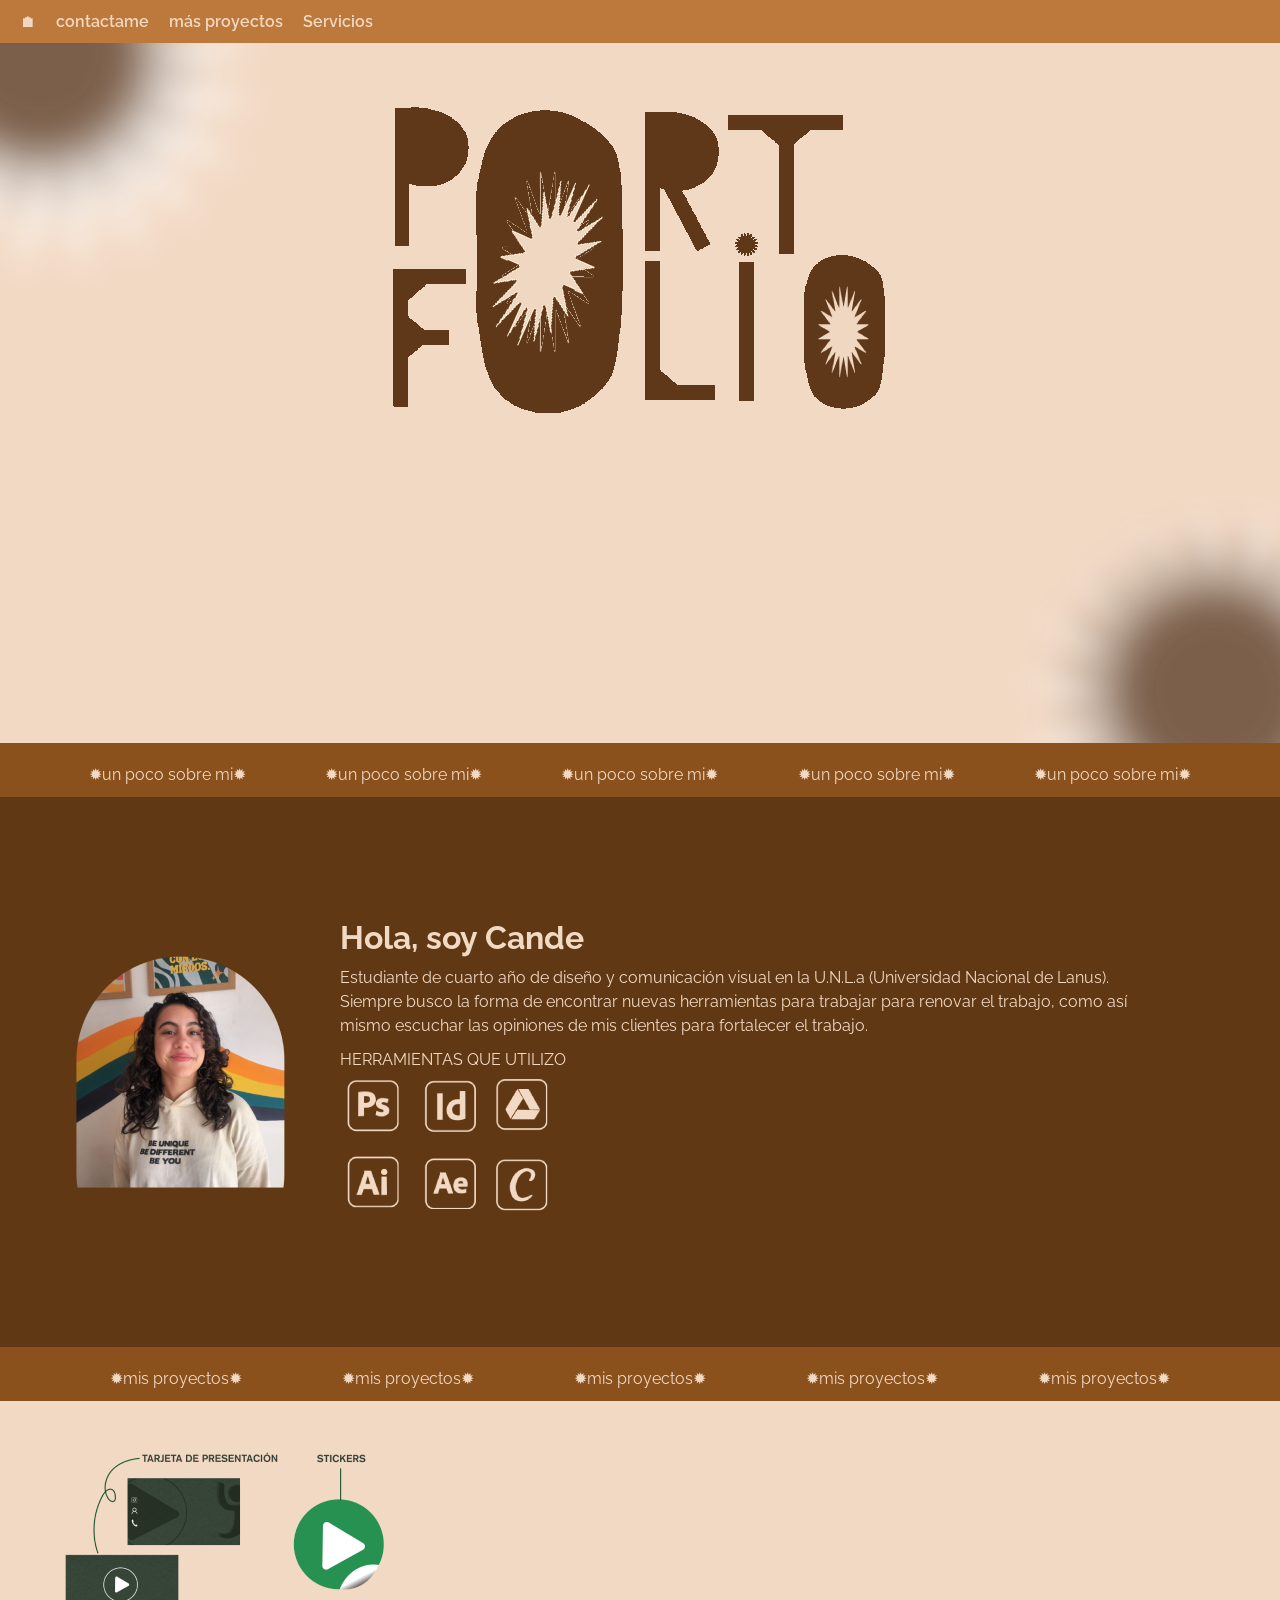
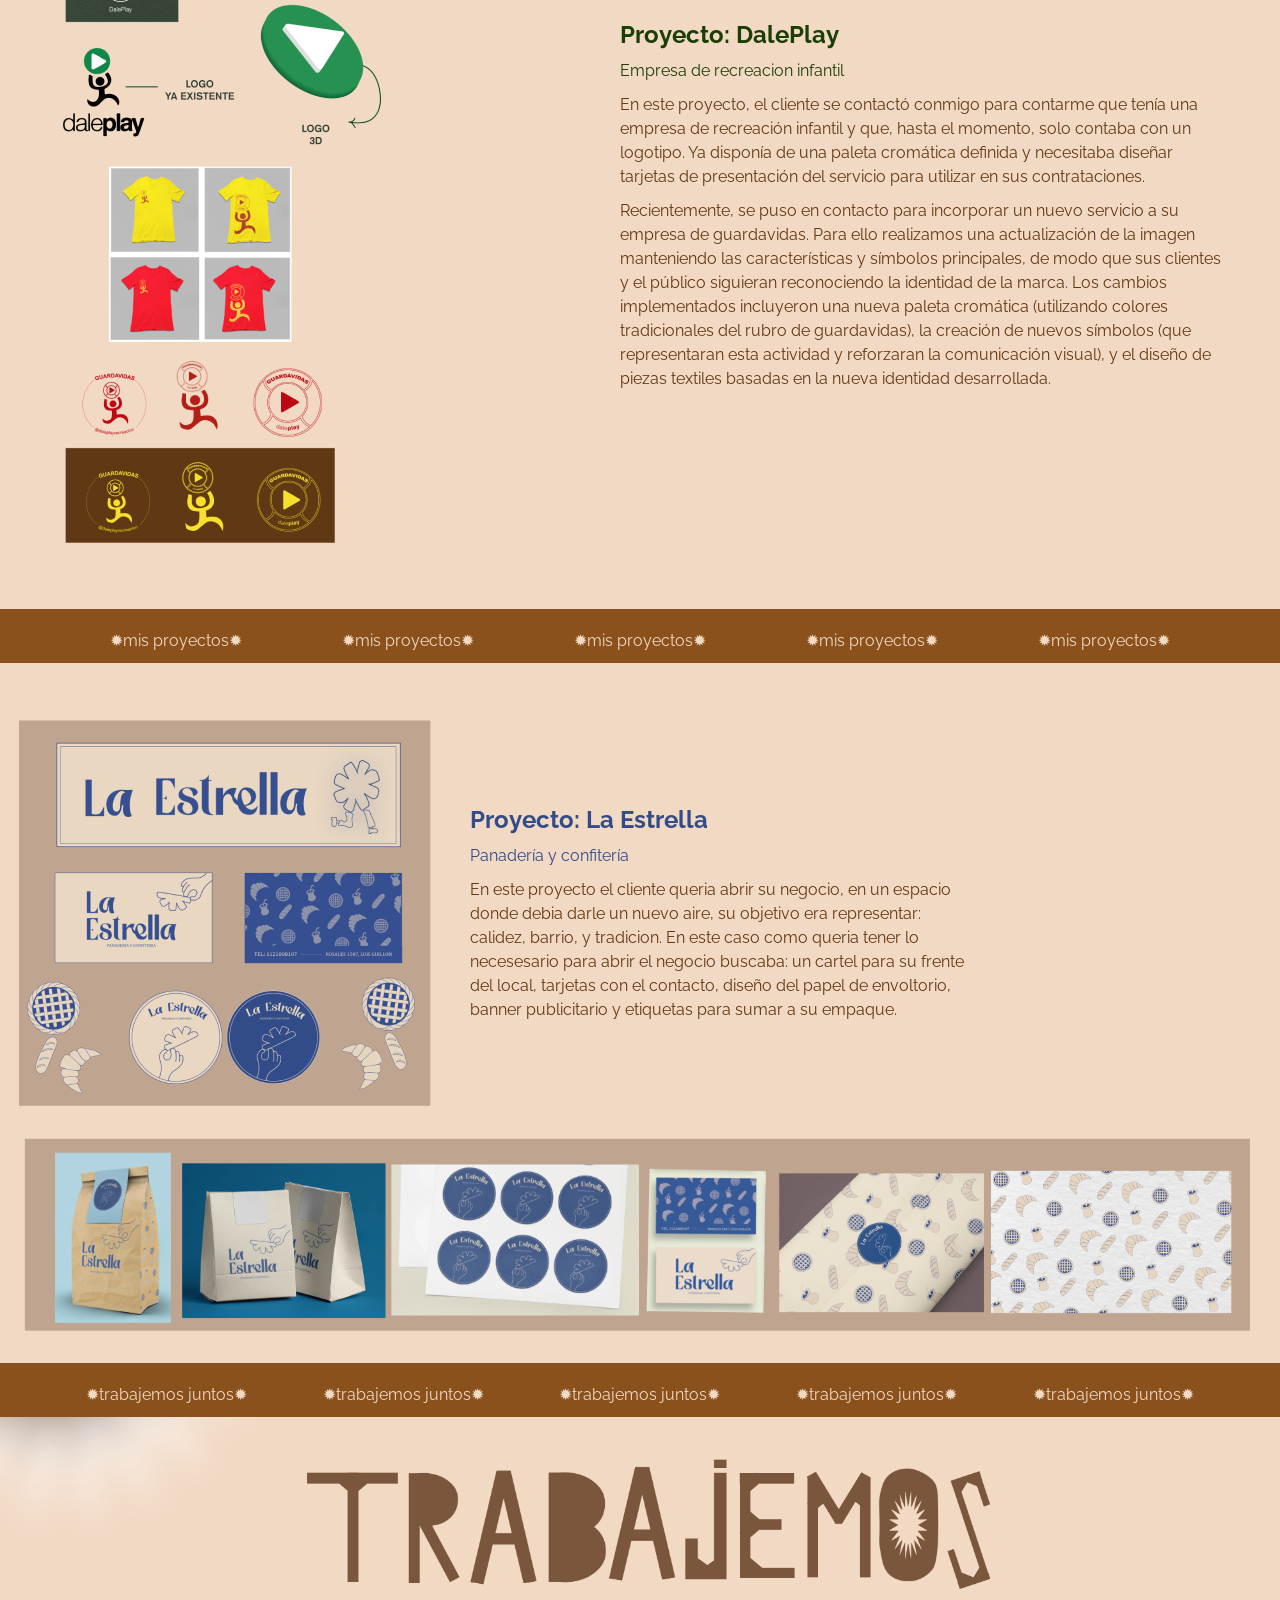
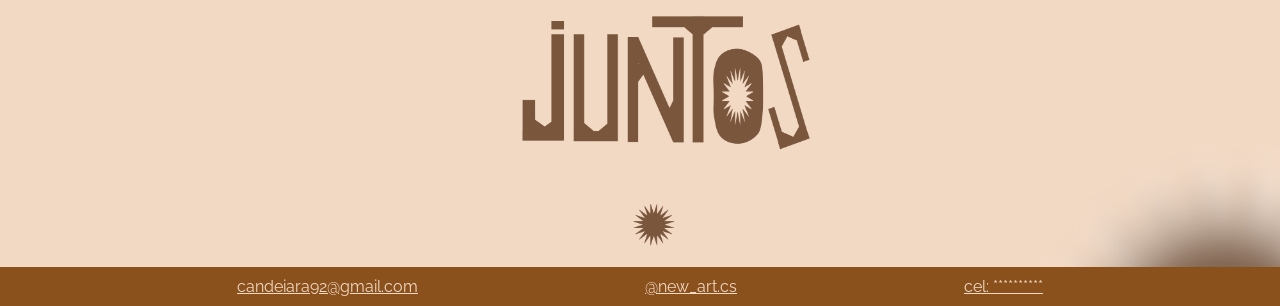
<file: index.html>
<!DOCTYPE html>
<html>

<head>
  <meta name="viewport" content="width=device-width, initial-scale=1.0">
  <link rel="stylesheet" href="estilos.css" type="text/css">
  <meta charset="utf-8" />
  <title>TP de Schinini Candela</title>
  <link rel="preconnect" href="https://fonts.googleapis.com">
  <link rel="preconnect" href="https://fonts.gstatic.com" crossorigin>
  <link href="https://fonts.googleapis.com/css2?family=Raleway:ital,wght@0,100..900;1,100..900&display=swap"
    rel="stylesheet">
  <link rel="icon" type="image/png" href="img/favicon.png">
</head>

<body>
  <header>
    <section class="contacto">
      <a href="index.html">🏠︎</a>
      <a href="contacto.html">contactame</a>
      <a href="carrusel.html">más proyectos</a>
      <a href="servicios.html">Servicios</a>
    </section>
  </header>

  <main>
    <section class="comienzo">
      <img class="letra"  src="img/letra_sol.gif" alt="Portfolio Cande Animado" width="500" height="350">
    </section>
    <div class="separacion">
      <p>✹un poco sobre mi✹</p>
      <p>✹un poco sobre mi✹</p>
      <p>✹un poco sobre mi✹</p>
      <p>✹un poco sobre mi✹</p>
      <p>✹un poco sobre mi✹</p>
    </div>

    <div class="yo">
      <img class="imagen_yo" src="img/yo.png" alt="foto mia" width="250" height="250">
      <div class="texto_yo">
        <h1>Hola, soy Cande</h1>
        <p>Estudiante de cuarto año de diseño y comunicación visual en la U.N.L.a (Universidad Nacional de Lanus).
          Siempre busco la forma de encontrar nuevas herramientas para trabajar para renovar el trabajo, como así mismo
          escuchar las opiniones de mis clientes para fortalecer el trabajo. </p>
        <p> HERRAMIENTAS QUE UTILIZO</p>

        <img class="herramientas" src="img/herramientas01.png" alt="photoshop_illustrator" width="70" height="150">
        <img class="herramientas" src="img/herramientas02.png" alt="indesign_aftereffects" width="70" height="150">
        <img class="herramientas" src="img/herramientas03.png" alt="drive_canva" width="70" height="150">
      </div>
    </div>

    <div class="separacion">
      <p>✹mis proyectos✹</p>
      <p>✹mis proyectos✹</p>
      <p>✹mis proyectos✹</p>
      <p>✹mis proyectos✹</p>
      <p>✹mis proyectos✹</p>
    </div>

    <section class="dalePlay">
      <div>
        <img src="img/daleplay01.png" alt="daleplay" width="350" height="300">
        <img src="img/daleplay02.png" alt="daleplay2" width="300" height="400">
      </div>
      <div class="texto_daleplay">
        <h2 class="DalePlay">Proyecto: DalePlay</h2>
        <p class="DalePlay">Empresa de recreacion infantil</p>
        <p>
          En este proyecto, el cliente se contactó conmigo para contarme que tenía una empresa de recreación infantil y
          que, hasta el momento, solo contaba con un logotipo. Ya disponía de una paleta cromática definida y necesitaba
          diseñar tarjetas de presentación del servicio para utilizar en sus contrataciones.
        </p>
        <p>Recientemente, se puso en contacto para incorporar un nuevo servicio a su empresa de guardavidas. Para ello
          realizamos una actualización de la imagen manteniendo las características y símbolos principales, de modo que
          sus clientes y el público
          siguieran reconociendo la identidad de la marca. Los cambios implementados incluyeron una nueva paleta
          cromática (utilizando colores tradicionales del rubro de guardavidas), la creación de nuevos símbolos (que
          representaran esta actividad y reforzaran la comunicación visual), y el diseño de piezas textiles basadas en
          la nueva identidad desarrollada.</p>
      </div>
    </section>
    <div class="separacion">
      <p>✹mis proyectos✹</p>
      <p>✹mis proyectos✹</p>
      <p>✹mis proyectos✹</p>
      <p>✹mis proyectos✹</p>
      <p>✹mis proyectos✹</p>
    </div>

    <section class="estrella_proyecto">
      <img class="imagen_estrella" src="img/estrella.png" alt="panaderia" width="450" height="400">
      <div class="texto_estrella">
        <h2 class="estrella">Proyecto: La Estrella</h2>
        <p class="estrella">Panadería y confitería</p>
        <p>En este proyecto el cliente queria
          abrir su negocio, en un espacio donde debia darle un nuevo aire,
          su objetivo era representar: calidez, barrio, y tradicion. En este caso como queria tener lo necesesario para
          abrir el negocio buscaba: un cartel para su frente del local, tarjetas con el contacto, diseño del papel de
          envoltorio, banner publicitario y etiquetas para sumar a su empaque.</p>
      </div>
    </section>
    <img class="imagen_estrella_mockup" src="img/estrella_1.png" alt="mockups_estrella">
    <div class="separacion">
      <p>✹trabajemos juntos✹</p>
      <p>✹trabajemos juntos✹</p>
      <p>✹trabajemos juntos✹</p>
      <p>✹trabajemos juntos✹</p>
      <p>✹trabajemos juntos✹</p>
    </div>

    <section class="juntos">
      <img class="img_juntos" src="img/pantalla_final2.png" alt="trabajemos juntos">
    </section>

  </main>
  <footer>
    <div class="separacion">
      <a href="#">candeiara92@gmail.com</a>
      <a href="https://www.instagram.com/new_art.cs?igsh=cnh2d2xvejd6MHU1" target="_blank">@new_art.cs</a>
      <a href="#">cel: **********</a>
    </div>
  </footer>
</body>

</html>
</file>
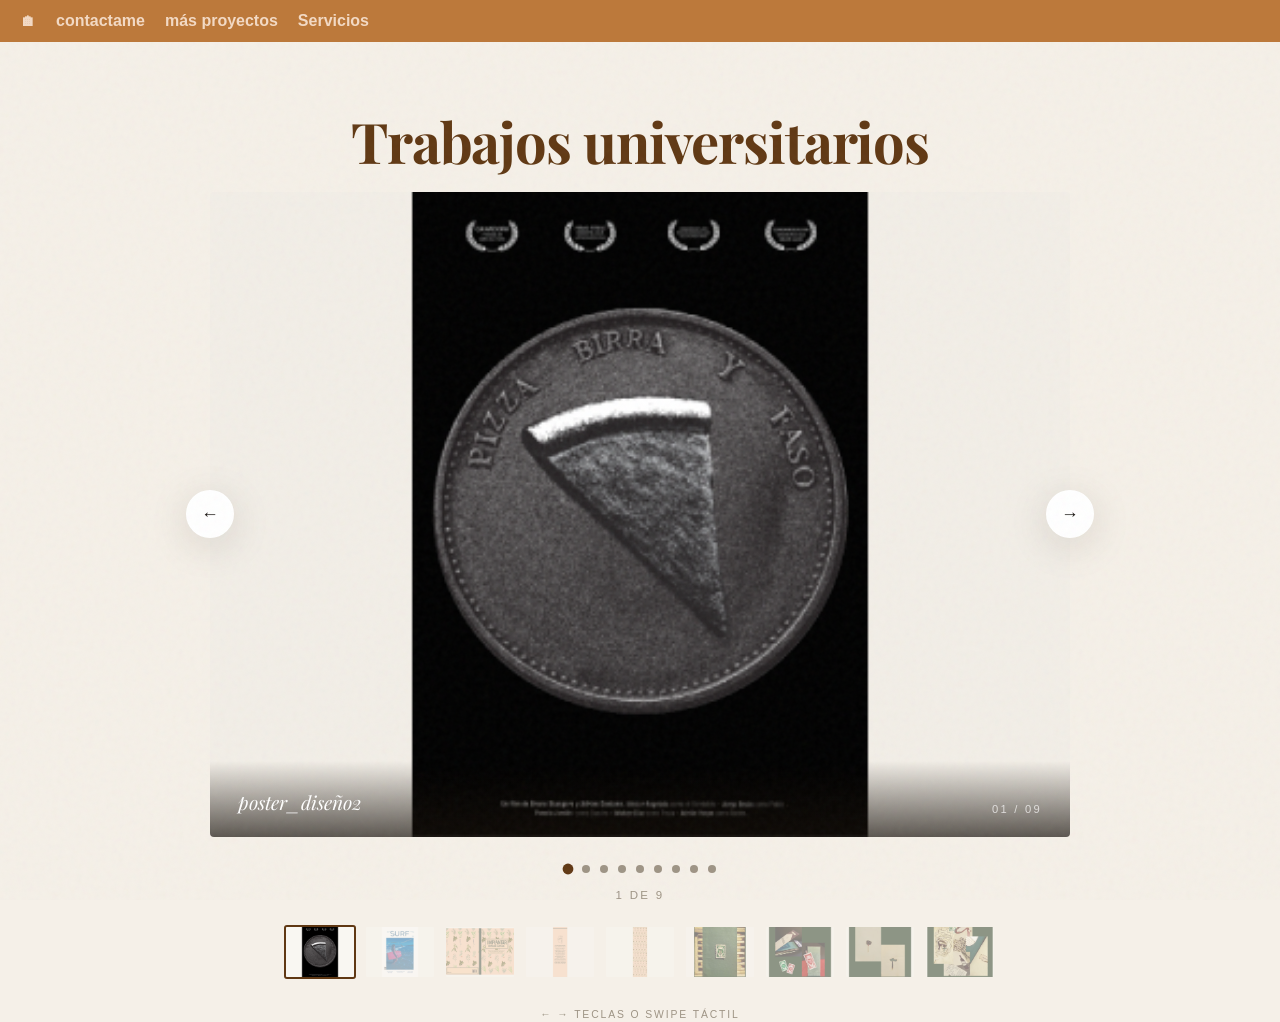
<file: carrusel.html>
<!DOCTYPE html>
<html lang="es">

<head>
  <meta name="viewport" content="width=device-width, initial-scale=1.0">
  <link rel="stylesheet" href="estilos.css" type="text/css">
  <link rel="stylesheet" href="estilos.css" type="text/css">
  <meta charset="utf-8" />
  <title>TP de Schinini Candela</title>
  <link rel="preconnect" href="https://fonts.googleapis.com">
  <link rel="preconnect" href="https://fonts.gstatic.com" crossorigin>
  <link
    href="https://fonts.googleapis.com/css2?family=Playfair+Display:ital,wght@0,400;0,700;1,400&family=DM+Mono:wght@300;400&display=swap"
    rel="stylesheet" />
  <link rel="icon" type="image/png" href="img/favicon.png">
  <style>
    *,
    *::before,
    *::after {
      box-sizing: border-box;
      margin: 0;
      padding: 0;
    }

    :root {
      --bg: #f5f0e8;
      --ink: #1a1612;
      --accent: #603813;
      --muted: #9e9485;
      --card-bg: #fff;
      --shadow: 0 8px 40px rgba(30, 20, 10, .13);
    }

    body {
      background: var(--bg);
      color: var(--ink);
      font-family: 'DM Mono', monospace;
      min-height: 100vh;
      display: flex;
      flex-direction: column;
      align-items: center;
      justify-content: center;
    }


    body::before {
      content: '';
      position: fixed;
      inset: 0;
      background-image: url("data:image/svg+xml,%3Csvg viewBox='0 0 200 200' xmlns='http://www.w3.org/2000/svg'%3E%3Cfilter id='n'%3E%3CfeTurbulence type='fractalNoise' baseFrequency='0.75' numOctaves='4' stitchTiles='stitch'/%3E%3C/filter%3E%3Crect width='100%25' height='100%25' filter='url(%23n)' opacity='0.04'/%3E%3C/svg%3E");
      pointer-events: none;
      z-index: 999;
    }

    header {
      text-align: center;
      margin-bottom: 48px;
    }

    h1 {
      font-family: 'Playfair Display', serif;
      font-size: clamp(2rem, 5vw, 3.5rem);
      font-weight: 700;
      letter-spacing: -0.02em;
      line-height: 1.1;
      color: #603813;
      padding: 20px;
    }


    .carousel-wrapper {
      position: relative;
      width: 100%;
      max-width: 860px;
    }

    .carousel {
      overflow: hidden;
      border-radius: 4px;
    }

    .track {
      display: flex;
      transition: transform .55s cubic-bezier(.77, 0, .18, 1);
      will-change: transform;
    }

    .slide {
      min-width: 100%;
      position: relative;
      aspect-ratio: 4/3;
      background: #e8e0d4;
      overflow: hidden;
    }

    .slide img {
      width: 100%;
      height: 100%;
      object-fit: cover;
      display: block;
      transition: transform .6s ease;
    }

    .slide:hover img {
      transform: scale(1.03);
    }


    .caption {
      position: absolute;
      bottom: 0;
      left: 0;
      right: 0;
      padding: 28px 28px 22px;
      background: linear-gradient(transparent, rgba(20, 14, 8, .68));
      color: #fff;
      display: flex;
      justify-content: space-between;
      align-items: flex-end;
    }

    .caption-title {
      font-family: 'Playfair Display', serif;
      font-size: 1.2rem;
      font-style: italic;
    }

    .caption-num {
      font-size: .7rem;
      letter-spacing: .2em;
      opacity: .7;
    }


    .btn {
      position: absolute;
      top: 50%;
      transform: translateY(-50%);
      background: var(--card-bg);
      border: none;
      width: 48px;
      height: 48px;
      border-radius: 50%;
      cursor: pointer;
      display: flex;
      align-items: center;
      justify-content: center;
      box-shadow: var(--shadow);
      z-index: 10;
      transition: background .2s, transform .2s;
      color: var(--ink);
      font-size: 1.1rem;
    }

    .btn:hover {
      background: var(--accent);
      color: #fff;
      transform: translateY(-50%) scale(1.08);
    }

    .btn-prev {
      left: -24px;
    }

    .btn-next {
      right: -24px;
    }


    .dots {
      display: flex;
      justify-content: center;
      gap: 10px;
      margin-top: 28px;
    }

    .dot {
      width: 8px;
      height: 8px;
      border-radius: 50%;
      background: var(--muted);
      border: none;
      cursor: pointer;
      transition: background .25s, transform .25s;
      padding: 0;
    }

    .dot.active {
      background: var(--accent);
      transform: scale(1.35);
    }


    .counter {
      text-align: center;
      margin-top: 16px;
      font-size: .72rem;
      letter-spacing: .2em;
      color: var(--muted);
      text-transform: uppercase;
    }


    .thumbs {
      display: flex;
      gap: 8px;
      justify-content: center;
      margin-top: 24px;
      flex-wrap: wrap;
      max-width: 860px;
    }

    .thumb {
      width: 72px;
      height: 54px;
      border-radius: 3px;
      overflow: hidden;
      cursor: pointer;
      opacity: .45;
      border: 2px solid transparent;
      transition: opacity .25s, border-color .25s;
      flex-shrink: 0;
    }

    .thumb img {
      width: 100%;
      height: 100%;
      object-fit: cover;
      display: block;
    }

    .thumb.active {
      opacity: 1;
      border-color: var(--accent);
    }

    .hint {
      margin-top: 18px;
      font-size: .65rem;
      letter-spacing: .18em;
      color: var(--muted);
      text-transform: uppercase;
      text-align: center;
    }

    .inicio {
      color: #603813;
    }

    @media (max-width: 600px) {
      .btn-prev {
        left: 6px;
      }

      .btn-next {
        right: 6px;
      }

      .thumb {
        width: 54px;
        height: 40px;
      }
    }
  </style>
</head>

<body>

  <header>
    <section class="contacto">
      <a href="index.html">🏠︎</a>
      <a href="contacto.html">contactame</a>
      <a href="carrusel.html">más proyectos</a>
      <a href="servicios.html">Servicios</a>
    </section>
  </header>
  <h1>Trabajos universitarios</h1>

  <div class="carousel-wrapper">
    <div class="carousel" id="carousel">
      <div class="track" id="track">


        <div class="slide">
          <img src="img/pelicula_dis2.png" alt="poster_diseño2" />
          <div class="caption">
            <span class="caption-title">poster_diseño2</span>
            <span class="caption-num">01 / 09</span>
          </div>
        </div>


        <div class="slide">
          <img src="img/revista_compu2.png" alt="Imagen 2" />
          <div class="caption">
            <span class="caption-title">revista_compu2</span>
            <span class="caption-num">02 / 09</span>
          </div>
        </div>


        <div class="slide">
          <img src="img/tapa_editorial.png" alt="Imagen 3" />
          <div class="caption">
            <span class="caption-title">tapa_editorial</span>
            <span class="caption-num">03 / 09</span>
          </div>
        </div>


        <div class="slide">
          <img src="img/señalador_frente.png" alt="Imagen 4" />
          <div class="caption">
            <span class="caption-title">señalador</span>
            <span class="caption-num">04 / 09</span>
          </div>
        </div>


        <div class="slide">
          <img src="img/señalador_dorso.png" alt="Imagen 5" />
          <div class="caption">
            <span class="caption-title">señalador_trama</span>
            <span class="caption-num">05 / 09</span>
          </div>
        </div>


        <div class="slide">
          <img src="img/medios2_01.png" alt="Imagen 6" />
          <div class="caption">
            <span class="caption-title">medios2</span>
            <span class="caption-num">06 / 09</span>
          </div>
        </div>


        <div class="slide">
          <img src="img/medios2_02.png" alt="Imagen 7" />
          <div class="caption">
            <span class="caption-title">medios2</span>
            <span class="caption-num">07 / 09</span>
          </div>
        </div>


        <div class="slide">
          <img src="img/medios2_03.png" alt="Imagen 8" />
          <div class="caption">
            <span class="caption-title">medios2</span>
            <span class="caption-num">08 / 09</span>
          </div>
        </div>


        <div class="slide">
          <img src="img/medios2_04.png" alt="Imagen 9" />
          <div class="caption">
            <span class="caption-title">medios2</span>
            <span class="caption-num">09 / 09</span>
          </div>
        </div>

      </div>
    </div>

    <button class="btn btn-prev" id="prev" aria-label="Anterior">&#8592;</button>
    <button class="btn btn-next" id="next" aria-label="Siguiente">&#8594;</button>
  </div>


  <div class="dots" id="dots"></div>


  <div class="counter" id="counter">1 de 9</div>


  <div class="thumbs" id="thumbs"></div>

  <p class="hint">← → teclas o swipe táctil</p>

  <script>
    const track = document.getElementById('track');
    const slides = track.querySelectorAll('.slide');
    const dotsEl = document.getElementById('dots');
    const thumbsEl = document.getElementById('thumbs');
    const counter = document.getElementById('counter');
    const total = slides.length;
    let current = 0;
    let startX = 0;


    slides.forEach((slide, i) => {

      const dot = document.createElement('button');
      dot.className = 'dot' + (i === 0 ? ' active' : '');
      dot.setAttribute('aria-label', `Ir a imagen ${i + 1}`);
      dot.addEventListener('click', () => goTo(i));
      dotsEl.appendChild(dot);


      const th = document.createElement('div');
      th.className = 'thumb' + (i === 0 ? ' active' : '');
      const img = slide.querySelector('img').cloneNode();
      th.appendChild(img);
      th.addEventListener('click', () => goTo(i));
      thumbsEl.appendChild(th);
    });

    function goTo(n) {
      current = (n + total) % total;
      track.style.transform = `translateX(-${current * 100}%)`;

      dotsEl.querySelectorAll('.dot').forEach((d, i) =>
        d.classList.toggle('active', i === current));

      thumbsEl.querySelectorAll('.thumb').forEach((t, i) =>
        t.classList.toggle('active', i === current));

      counter.textContent = `${current + 1} de ${total}`;

    }

    document.getElementById('prev').addEventListener('click', () => goTo(current - 1));
    document.getElementById('next').addEventListener('click', () => goTo(current + 1));


    document.addEventListener('keydown', e => {
      if (e.key === 'ArrowLeft') goTo(current - 1);
      if (e.key === 'ArrowRight') goTo(current + 1);
    });


    const car = document.getElementById('carousel');
    car.addEventListener('touchstart', e => { startX = e.touches[0].clientX; }, { passive: true });
    car.addEventListener('touchend', e => {
      const dx = e.changedTouches[0].clientX - startX;
      if (Math.abs(dx) > 40) goTo(current + (dx < 0 ? 1 : -1));
    });
  </script>
</body>

</html>
</file>
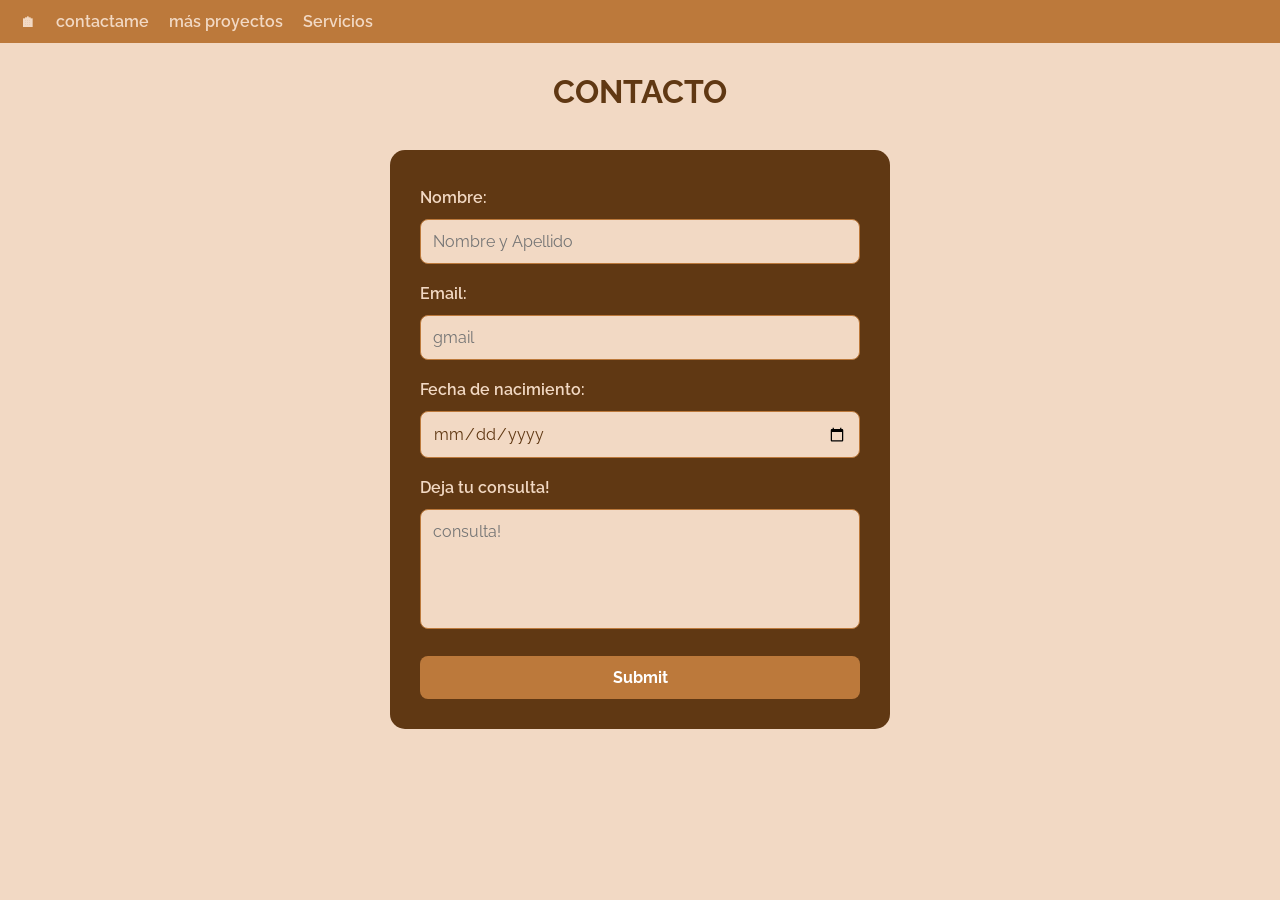
<file: contacto.html>
<!DOCTYPE html>
<html>

<head>
  <meta name="viewport" content="width=device-width, initial-scale=1.0"> <link rel="stylesheet" href="estilos.css" type="text/css">
  <link rel="stylesheet" href="estilos.css" type="text/css">
  <meta charset="utf-8" />
  <title>TP de Schinini Candela</title>

  <link rel="preconnect" href="https://fonts.googleapis.com">
  <link rel="preconnect" href="https://fonts.gstatic.com" crossorigin>
  <link href="https://fonts.googleapis.com/css2?family=Raleway:ital,wght@0,100..900;1,100..900&display=swap"
    rel="stylesheet">
  <link rel="icon" type="image/png" href="img/favicon.png">
</head>
<body>
    <header>
      <section class="contacto">
      <a href="index.html">🏠︎</a>
      <a href="contacto.html">contactame</a>
      <a href="carrusel.html">más proyectos</a>
      <a href="servicios.html">Servicios</a>
    </section>
    </header>
    <main>
<h1 class="contacto_html">CONTACTO</h1>
<form method="post" action="" target="_blank" enctype="text/plain">
    <label for="Nombre">Nombre:</label>
    <input type="text" name="Nombre" id="Nombre" maxlength="30" placeholder="Nombre y Apellido" required>

    <label>Email:</label>
    <input type="email" name="Email" id="Email" maxlength="50" placeholder="gmail"required>

    <label>Fecha de nacimiento:</label>
   <input type="date" name="nacimiento" id="nacimiento" placeholder="fecha de nacimiento">

   <label>Deja tu consulta!</label>
   <textarea name="Deja tu consulta!" id="Deja tu consulta!" maxlength="200" placeholder="consulta!"></textarea>

    <input type="submit">
</form>
    </main>
    <footer>

    </footer>
</body>
</html>
</file>
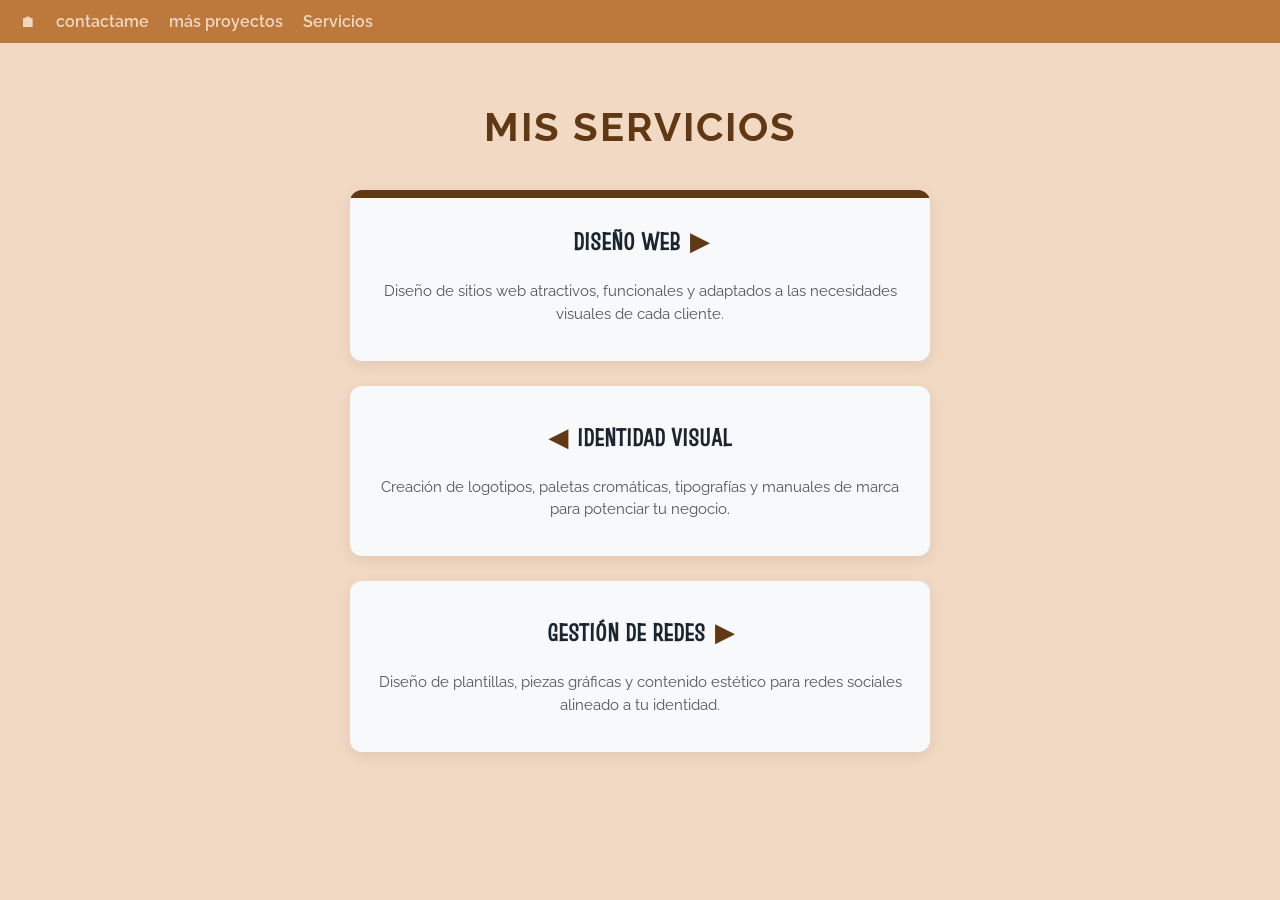
<file: servicios.html>
<!DOCTYPE html>
<html>
<head>
  <meta name="viewport" content="width=device-width, initial-scale=1.0"> <link rel="stylesheet" href="estilos.css" type="text/css">
  <link rel="stylesheet" href="estilos.css" type="text/css">
  <meta charset="utf-8" />
  <title>TP de Schinini Candela</title>

  <link rel="preconnect" href="https://fonts.googleapis.com">
  <link rel="preconnect" href="https://fonts.gstatic.com" crossorigin>
  <link href="https://fonts.googleapis.com/css2?family=Raleway:ital,wght@0,100..900;1,100..900&display=swap"
    rel="stylesheet">
  <link rel="icon" type="image/png" href="img/favicon.png">
</head>
<body>
    <header>
          <section class="contacto">
      <a href="index.html">🏠︎</a>
      <a href="contacto.html">contactame</a>
      <a href="carrusel.html">más proyectos</a>
      <a href="servicios.html">Servicios</a>
    </section>
    </header>
    <main>

<section id="servicios" class="seccion-servicios">
  <h2 class="titulo-servicios">MIS SERVICIOS</h2>

  <div class="servicios-grid">
    <article class="servicio-card">
      <div class="servicio-header"></div>
      <div class="servicio-contenido">
        <h3>DISEÑO WEB <span class="flecha">▶</span></h3>
        <p>Diseño de sitios web atractivos, funcionales y adaptados a las necesidades visuales de cada cliente.</p>
      </div>
    </article>

  
    <article class="servicio-card">
      <div class="servicio-contenido">
        <h3><span class="flecha">◀</span> IDENTIDAD VISUAL</h3>
        <p>Creación de logotipos, paletas cromáticas, tipografías y manuales de marca para potenciar tu negocio.</p>
      </div>
    </article>

   
    <article class="servicio-card">
      <div class="servicio-contenido">
        <h3>GESTIÓN DE REDES<span class="flecha">▶</span></h3>
        <p>Diseño de plantillas, piezas gráficas y contenido estético para redes sociales alineado a tu identidad.</p>
      </div>
    </article>
  </div>
</section>

    </main>
    <footer></footer>
</body>


</html>
</file>
<file: estilos.css>
@charset "utf-8";
/* CSS Document*/

@font-face {
  font-family: truculenta;
  src: url("font/Truculenta-VariableFont_opsz,wdth,wght.ttf") format('truetype');
  font-weight: normal;
  font-style: normal;
}

* {
  font-family: "Raleway", sans-serif;
  margin: 0%;
  padding: 0%;
}

header {
  background-color: #bc793b;
  width: 100%;
  position: sticky;
  top: 0; 
  left: 0;
  z-index: 1000;
  box-sizing: border-box;
}

.contacto {
  text-align: left;
  display: flex;
  align-items: center;
  gap: 20px;
  padding: 12px 20px;
  width: 100%;
  box-sizing: border-box;
}

.contacto a {
  text-decoration: none;
  color: #F2D9C4;
  font-weight: 600;
  transition: color 0.3s ease;
}

.contacto a:hover {
  color: #ffffff; 
}


body {
  background-color: #F2D9C4;
}

.comienzo {
  height: 700px;
  background-image: url("img/pantallas_claro.png");
  background-size: cover;
  background-position: center;
  display: block;
  margin: 0 auto;
}

.letra {
  padding: 40px;
  display: block;
  margin: 0 auto;
}

.separacion {
  background-color: #8a511d;
  color: #F2D9C4;
  display: flex;
  justify-content: space-evenly;
  white-space: norap;
   padding: 10px;
}
.separacion:hover a {
  color: #ffffff; 
}

p {
  line-height: 1.5;
  padding: 10px 0px 0px 0px;
}

.yo {
  display: flex;
  align-items: center;
  gap: 40px;
  padding: 50px;
  background-color: #603813;
  background-size: cover;
  height: 450px;
}


.texto_yo {
  width: 800px;
  color: #F2D9C4;
}

.DalePlay {
  color: #1a3e05;
}

.dalePlay {
  display: flex;
  align-items: center;
  flex: row;
  padding: 50px 50px;
}

.texto_daleplay {
width: 700px;
  color: #603813;
}

.estrella_proyecto{
 display: flex;
  align-items: center;
  flex: row;
  padding: 50px 0px 0px 0px;
}
.texto_estrella{
  width: 500px;
  color: #603813;
  padding: 20px;
}

.imagen_estrella_mockup{
  width: 100%;
  height: auto;
  padding: 20px;
  box-sizing: border-box;
}

.estrella{
  color: #324B89;
}

.universidad{
  padding: 50px;
  background-color: #603813;
  height: 450px;
  background-image: url("img/pantallas_oscuro.png");
  background-size: cover;
  background-position: center;
}
.TEXTO_PROYECTOS{
  color: #F2D9C4;
  text-align: center;
}

.img_juntos {
    width: 100%;
    height: 450px;
    object-fit: cover;
    display: block;
}

a{
  color:#F2D9C4;
}

.inicio{
  color:#603813;
}

form {
  max-width: 500px; 
  margin: 40px auto;
  padding: 30px;
  background-color: #603813; 
  border-radius: 15px;
  display: flex;
  flex-direction: column; 
  gap: 12px; 
  box-sizing: border-box;
}

.contacto_html{
  text-align: center;
  color: #603813;
  margin-top: 30px;
}

form label {
  color: #F2D9C4; 
  font-weight: 600;
  margin-top: 8px;
}


form input[type="text"],
form input[type="email"],
form input[type="date"],
form textarea {
  width: 100%;
  padding: 12px;
  border: 1px solid #bc793b;
  border-radius: 8px;
  background-color: #F2D9C4;
  color: #603813;
  font-size: 16px;
  box-sizing: border-box; 
}

form textarea {
  height: 120px;
  resize: none; 
}

form input[type="submit"] {
  background-color: #bc793b;
  color: #ffffff;
  padding: 12px;
  border: none;
  border-radius: 8px;
  font-size: 16px;
  font-weight: bold;
  cursor: pointer;
  margin-top: 15px;
  transition: background-color 0.3s;
}

form input[type="submit"]:hover {
  background-color: #8a511d;
}


/* ==========================================
   ESTILOS DE LA SECCIÓN DE SERVICIOS
   ========================================== */

.seccion-servicios {
  max-width: 1100px;
  margin: 40px auto;
  padding: 20px;
  text-align: center;
}

.titulo-servicios {
  font-size: 2.5rem;
  font-weight: bold;
  color:  #603813;
  letter-spacing: 2px;
  margin-bottom: 40px;
  text-transform: uppercase;
  font-family: "Raleway", sans-serif;
}

.servicios-grid {
  display: flex;
  flex-wrap: wrap;
  gap: 25px;
  justify-content: center;
}

/* Cada tarjeta de servicio */
.servicio-card {
  background-color: #f7f9fa;
  border-radius: 12px;
  box-shadow: 0 4px 15px rgba(0, 0, 0, 0.08);
  width: calc(50% - 20px);
  min-width: 280px;
  display: flex;
  flex-direction: column;
  justify-content: center;
  align-items: center;
  position: relative;
  overflow: hidden;
  padding: 35px 25px;
  transition: transform 0.3s ease, box-shadow 0.3s ease;
}

.servicio-card:hover {
  transform: translateY(-5px);
  box-shadow: 0 8px 25px rgba(0, 0, 0, 0.12);
}

.servicio-header {
  position: absolute;
  top: 0;
  left: 0;
  width: 100%;
  height: 8px;
  background-color:  #603813;
}

.servicio-contenido h3 {
  font-size: 1.5rem;
  font-weight: 800;
  color: #1a2530;
  margin-bottom: 12px;
  display: flex;
  align-items: center;
  justify-content: center;
  gap: 10px;
font-family: 'truculenta', sans-serif;
}

.servicio-contenido p {
  font-size: 0.95rem;
  color: #555555;
  line-size: 1.5;
  margin: 0;
}


.flecha {
  color:  #603813;
}


@media (max-width: 600px){

  header {
  background-color: #bc793b;
  width: 100%;
  position: sticky;
  top: 0; 
  left: 0;
  z-index: 1000;
  box-sizing: border-box;
}


  .comienzo{
    height: auto;
    text-align: center;
    padding: 20px;
  }

  .letra{
    width: 70%;
    height: auto;
  }

    .yo {
    flex-direction: column;
    height: auto;
    text-align: center;
    align-items: center;
    padding: 30px 20px;
    background-color: #603813;
    gap: 10px;
  }

  .imagen_yo {
    width: 220px;
    height: 220px;
    border-radius: 20px;
    object-fit: cover;
  }

  .texto_yo{
     width: 100%;
    color: #F2D9C4;
  }

 .dalePlay {
  display: flex; 
  flex-direction: column-reverse; 
}

.texto_daleplay {
  width: 100%;
}

.dalePlay img {
  width: 100%;
  height: auto;
}

  .estrella_proyecto{
     display: flex; 
  flex-direction: column-reverse;
  padding: 10%;
  }

  .texto_estrella{
    width: 100%;
  }

  .imagen_estrella_mockup{
    width: 100%;
    height: auto;
    padding: 10px;
  }

 .separacion p:nth-child(n+3) {
    display: none;
}

form {
    width: 90%; 
    margin: 20px auto;
    padding: 20px;
  }
  
  h1 {
    font-size: 28px;
    margin-top: 20px;
  }

  .servicio-card {
    width: 100%; 
  }

  .titulo-servicios {
    font-size: 1.8rem;
  }
}
</file>
